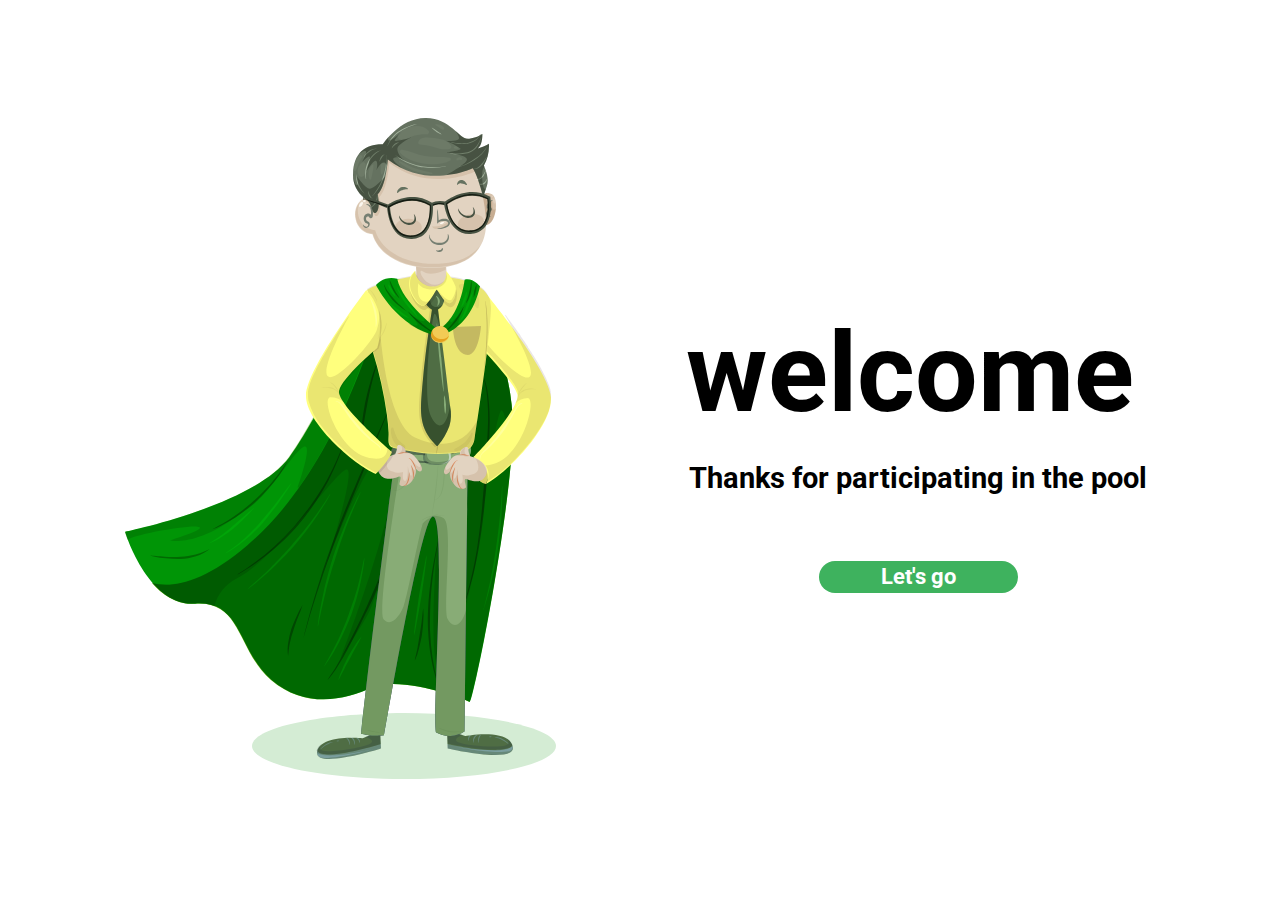
<file: pag1.html>
<!DOCTYPE html>

<html lang="en">
    <head>
        <meta charset="UTF-8">
        <meta name="viewport" content="width=device-width, initial-scale=1.0">
        <title>Tela 1 PB</title>
        <link rel="stylesheet" type="text/css" href="reset.css"> 
        <link rel="stylesheet" type="text/css" href="/css/styles-pag1.css">   
        <link rel="preconnect" href="https://fonts.googleapis.com">
<link rel="preconnect" href="https://fonts.gstatic.com" crossorigin>
<link href="https://fonts.googleapis.com/css2?family=Roboto:ital,wght@0,100;0,300;0,400;0,500;0,700;0,900;1,100;1,300;1,400;1,500;1,700;1,900&display=swap" rel="stylesheet"> 
    </head>
    <body>
        <main class="main">
            <div>
                <img class="img" src="/images/screens/tela1.svg" alt="personagem1"/>
            </div>

            <section>
                <h1 class="h1">welcome</h1>
                <p class="subtitle">Thanks for participating in the pool</p>
                <div class="areaBotao"><a href="pag2.html" class="button">Let's go</a></div>    
            </section>
        </main>      
        <script src="/js/tela1.js"></script>
    </body>
</html>
</file>
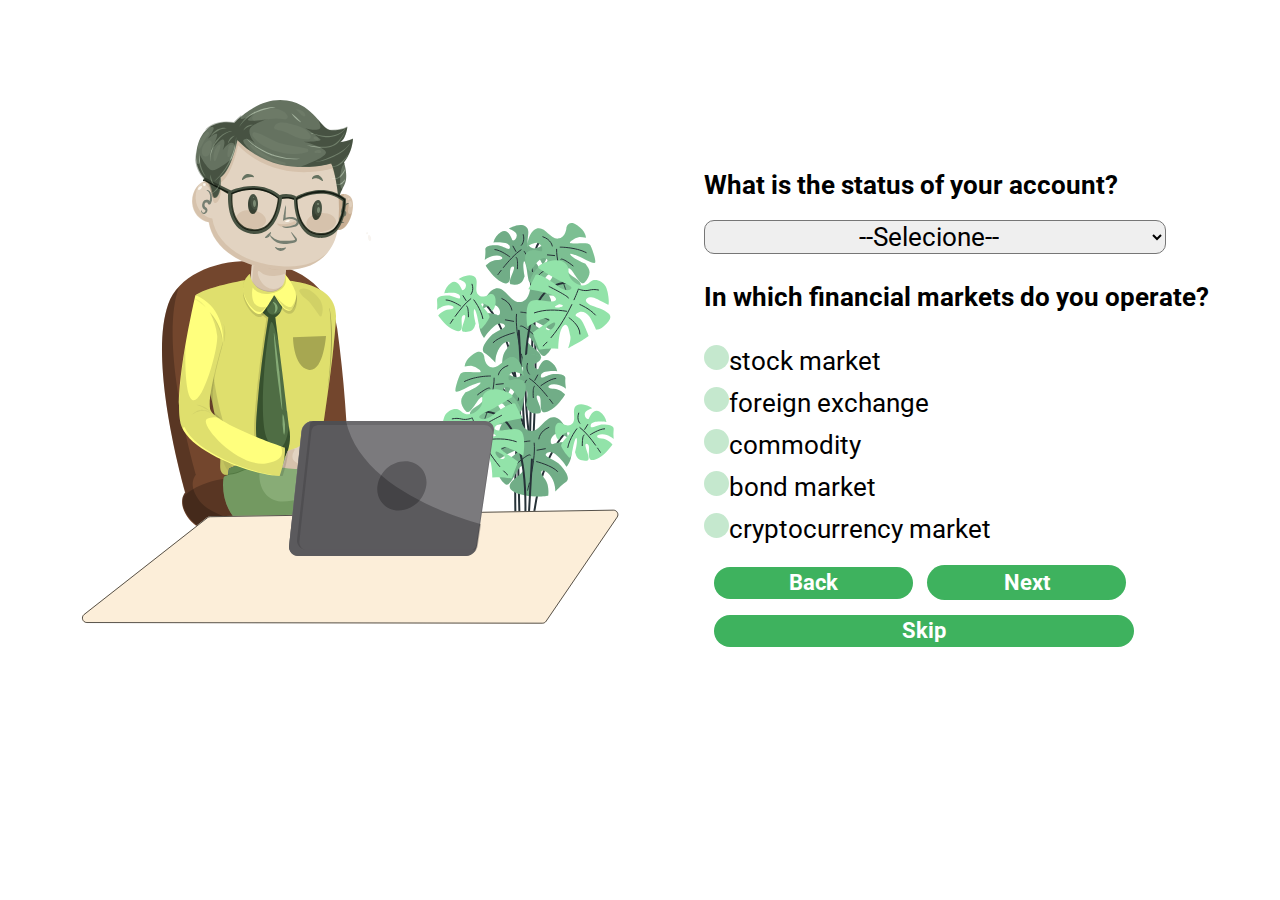
<file: pag3.html>
<!DOCTYPE html>

<html lang="en">
    <head>
        <meta charset="UTF-8">
        <meta name="viewport" content="width=device-width, initial-scale=1.0">
        <title>Tela 3 PB</title>
        <link rel="stylesheet" type="text/css" href="reset.css">
        <link rel="stylesheet" type="text/css" href="/css/styles-pag3.css">   
        <link rel="preconnect" href="https://fonts.googleapis.com">
<link rel="preconnect" href="https://fonts.gstatic.com" crossorigin>
<link href="https://fonts.googleapis.com/css2?family=Roboto:ital,wght@0,100;0,300;0,400;0,500;0,700;0,900;1,100;1,300;1,400;1,500;1,700;1,900&display=swap" rel="stylesheet"> 
    </head>
    <body>
        <main class="main">
            <section>
                <img class="img" src="/images/screens/tela3.svg" alt="personagem2"/>
            </section>
            
            <section>
            <h1 class="h1">What is the status of your account?</h1> 
            <form id="formulario">    
                <select name="opcoes" class="lista" required>
                    <option value="">--Selecione--</option>
                    <option value="texto1">Text 1</option>
                    <option value="texto2">Text 2</option>
                    <option value="texto3">Text 3</option>
                </select>

                <p class="subtitle">In which financial markets do you operate?</p>
                
                <label class="labelMarket">
                    <input id="inputMarket" type="radio" name="market" value="" required>
                    <div class="radioImg"></div>
                    <label>stock market</label><br>
                </label> 
            
                <label  class="labelMarket">
                    <input id="inputMarket" type="radio" name="market" value="">
                    <div class="radioImg"></div>
                    <label>foreign exchange</label><br>
                </label> 

                <label  class="labelMarket">
                    <input id="inputMarket" type="radio" name="market" value="">
                    <div class="radioImg"></div>
                    <label>commodity</label><br>
                </label> 

                <label  class="labelMarket">
                    <input id="inputMarket" type="radio" name="market" value="">
                    <div class="radioImg"></div>
                    <label>bond market</label><br>
                </label> 

                <label  class="labelMarket">
                    <input id="inputMarket" type="radio" name="market" value=""> 
                    <div class="radioImg"></div>
                    <label>cryptocurrency market</label><br>
                </label> 

                <div class="areaBotao"><a href="pag2.html" class="button">Back</a></div> 
                <input type="submit" id="botaoNext" value="Next" class="button areaBotao"><br>
                <div class="areaBotao"><a href="pag4.html" class="button buttonSkip">Skip</a></div>
                 
            </form>
            </section>            
        </main>      
        <script src="/js/tela3.js"></script>
    </body>
</html>
</file>
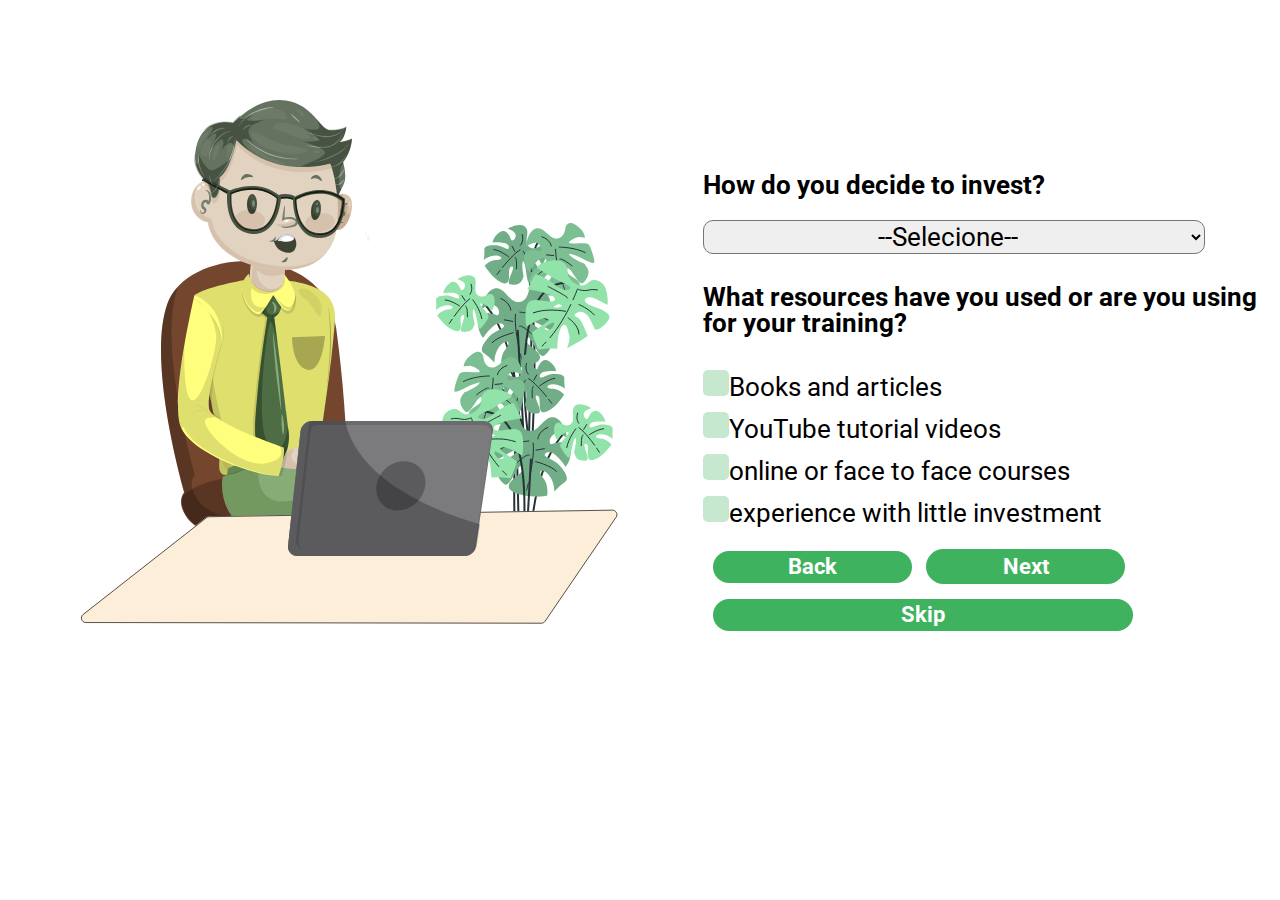
<file: pag4.html>
<!DOCTYPE html>

<html lang="en">
    <head>
        <meta charset="UTF-8">
        <meta name="viewport" content="width=device-width, initial-scale=1.0">
        <title>Tela 4 PB</title>
        <link rel="stylesheet" type="text/css" href="reset.css">
        <link rel="stylesheet" type="text/css" href="/css/styles-pag4.css">   
        <link rel="preconnect" href="https://fonts.googleapis.com">
<link rel="preconnect" href="https://fonts.gstatic.com" crossorigin>
<link href="https://fonts.googleapis.com/css2?family=Roboto:ital,wght@0,100;0,300;0,400;0,500;0,700;0,900;1,100;1,300;1,400;1,500;1,700;1,900&display=swap" rel="stylesheet"> 
    </head>
    <body>
        <main class="main">
            <section>
                <img class="img" src="/images/screens/tela4.svg" alt="personagem2"/>
            </section>
            
            <section>
            <h1 class="h1">How do you decide to invest?</h1>
            <form id="formulario">    
                <select name="opcoes" class="lista" required>
                    <option value="">--Selecione--</option>
                    <option value="texto1">Text 1</option>
                    <option value="texto2">Text 2</option>
                    <option value="texto3">Text 3</option>
                </select>

                <p class="subtitle">What resources have you used or are you using for your training?</p>
                
                <label class="labelMarket">
                    <input id="inputMarket" type="checkbox" name="books" value="" required>
                    <div class="boxImg"></div>
                    <label>Books and articles</label><br>
                </label> 
            
                <label  class="labelMarket">
                    <input id="inputMarket" type="checkbox" name="youtube" value="">
                    <div class="boxImg"></div>
                    <label>YouTube tutorial videos</label><br>
                </label> 

                <label  class="labelMarket">
                    <input id="inputMarket" type="checkbox" name="courses" value="">
                    <div class="boxImg"></div>
                    <label>online or face to face courses</label><br>
                </label> 

                <label  class="labelMarket">
                    <input id="inputMarket" type="checkbox" name="experience" value="">
                    <div class="boxImg"></div>
                    <label>experience with little investment</label><br>
                </label> 

                <div class="areaBotao"><a href="pag3.html" class="button">Back</a></div> 
                <input type="submit" id="botaoNext" value="Next" class="button areaBotao"><br>
                <div class="areaBotao"><a href="pag5.html" class="button buttonSkip">Skip</a></div>
                 
            </form>
            </section>            
        </main>      
        <script src="/js/tela4.js"></script>
    </body>
</html>
</file>
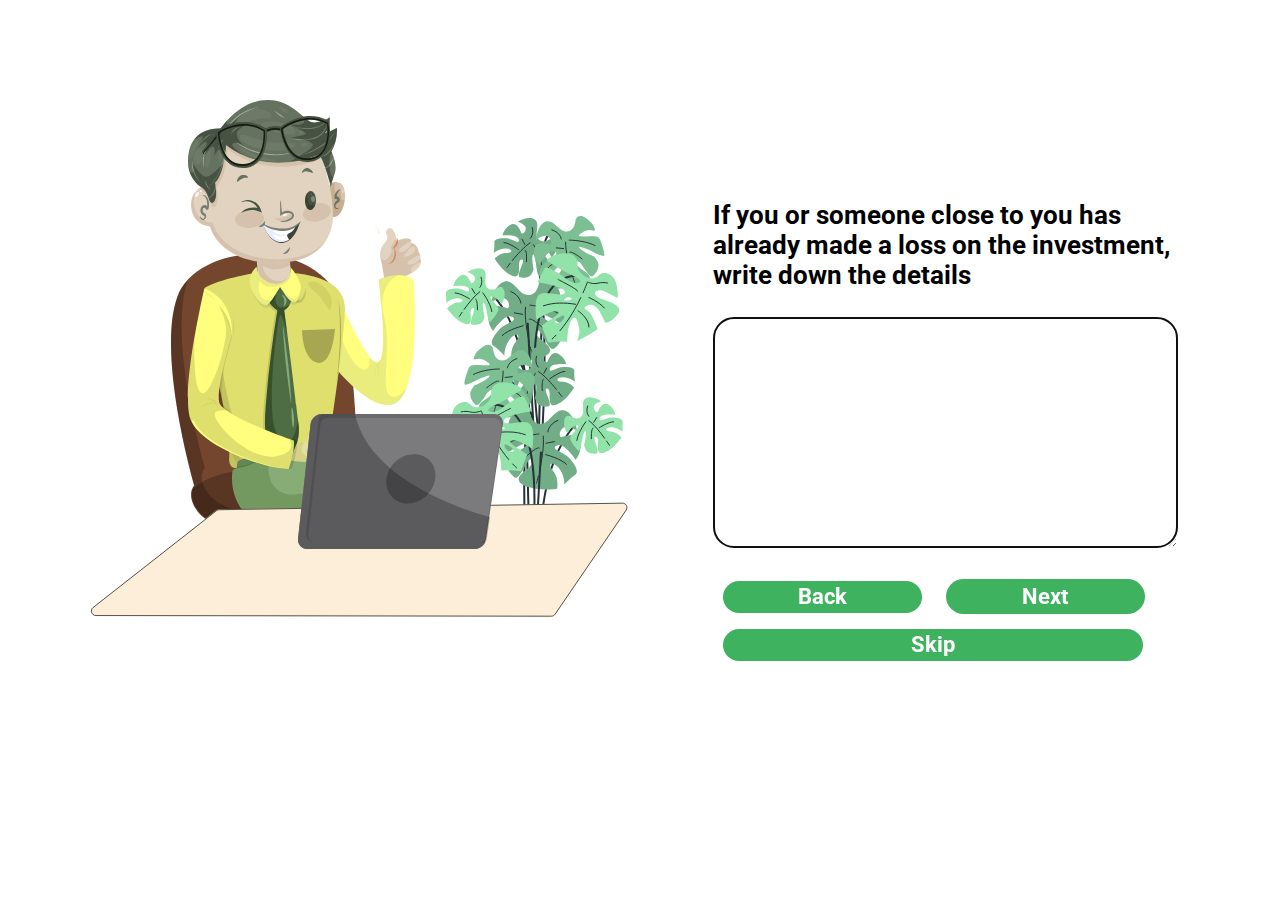
<file: pag5.html>
<!DOCTYPE html>

<html lang="en">
    <head>
        <meta charset="UTF-8">
        <meta name="viewport" content="width=device-width, initial-scale=1.0">
        <title>Tela 5 PB</title>
        <link rel="stylesheet" type="text/css" href="reset.css">
        <link rel="stylesheet" type="text/css" href="/css/styles-pag5.css">   
        <link rel="preconnect" href="https://fonts.googleapis.com">
<link rel="preconnect" href="https://fonts.gstatic.com" crossorigin>
<link href="https://fonts.googleapis.com/css2?family=Roboto:ital,wght@0,100;0,300;0,400;0,500;0,700;0,900;1,100;1,300;1,400;1,500;1,700;1,900&display=swap" rel="stylesheet"> 
    </head>
    <body>
        <main class="main">
            <section>
                <img class="img" src="/images/screens/tela5.svg" alt="personagem2"/>
            </section>

            <section>
                <h1 class="h1">If you or someone close to you has already made a loss on the investment, write down the details</h1><br>
                <form action="pag6.html">
                <textarea maxlength="130" autofocus class="texto" name="Texto" required></textarea><br>
                <div class="areaBotao"><a href="pag4.html" class="button">Back</a></div> 
                <div class="areaBotao"><button class="button" type="submit">Next</button></div><br> 
                <div class="areaBotao"><a href="pag6.html" class="button buttonSkip">Skip</a></div>
                 
                
                </form>
            </section>     
        </main>   
        <script src="/js/tela5.js"></script>
    </body>
</html>
</file>
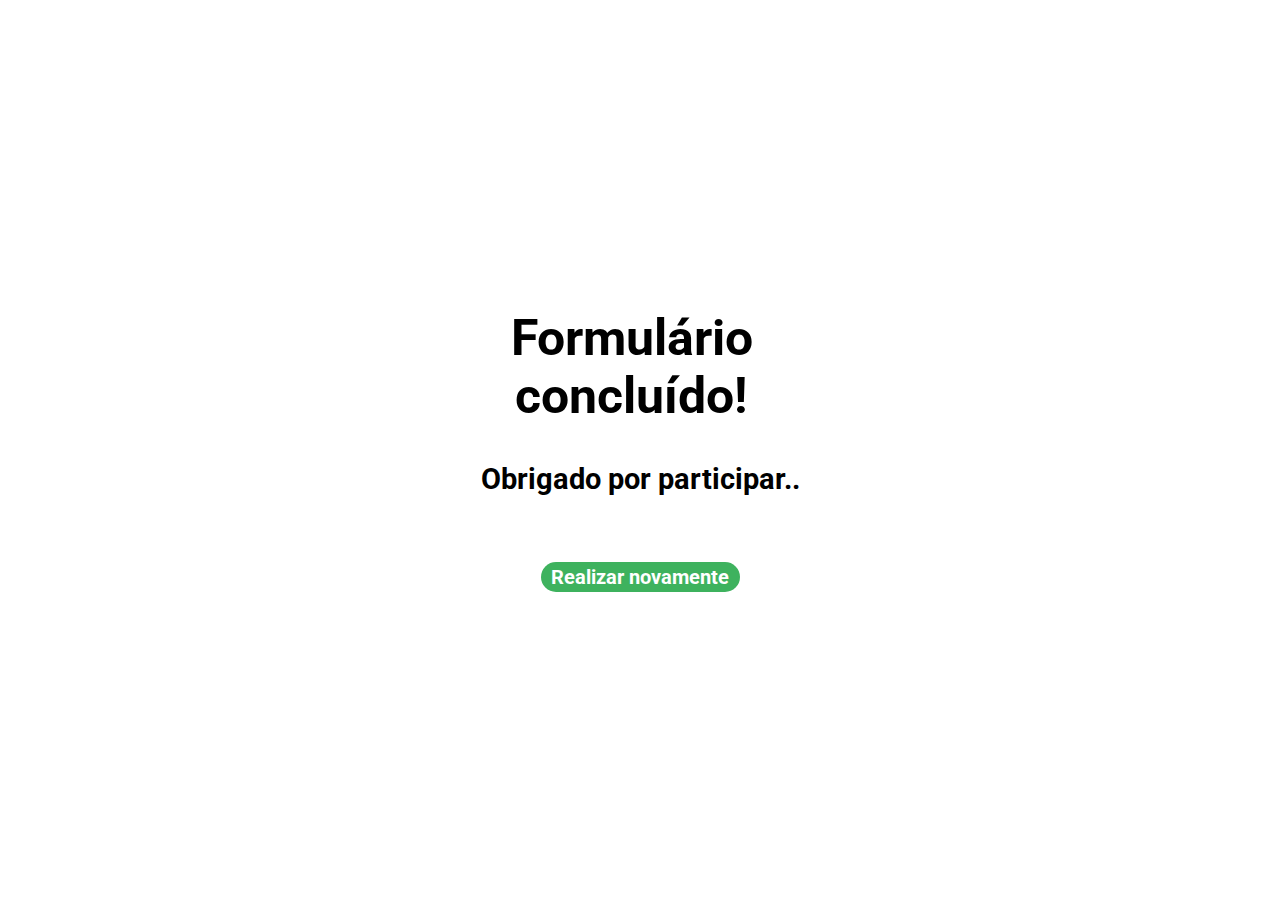
<file: pag7.html>
<!DOCTYPE html>

<html lang="en">
    <head>
        <meta charset="UTF-8">
        <meta name="viewport" content="width=device-width, initial-scale=1.0">
        <title>Final PB</title>
        <link rel="stylesheet" type="text/css" href="reset.css"> 
        <link rel="stylesheet" type="text/css" href="/css/styles-pag7.css">   
        <link rel="preconnect" href="https://fonts.googleapis.com">
<link rel="preconnect" href="https://fonts.gstatic.com" crossorigin>
<link href="https://fonts.googleapis.com/css2?family=Roboto:ital,wght@0,100;0,300;0,400;0,500;0,700;0,900;1,100;1,300;1,400;1,500;1,700;1,900&display=swap" rel="stylesheet"> 
    </head>
    <body>
        <main class="main">

            <section>
                <h1 class="h1">Formulário concluído!</h1>
                <p class="subtitle">Obrigado por participar.. </p>
                <div class="areaBotao"><a href="pag1.html" class="button">Realizar novamente</a></div>    
            </section>
        </main>      
    </body>
</html>
</file>
<file: css/styles-pag1.css>
* {
    text-decoration: none;
    font-family: 'Roboto';
}   

.h1 {
    color: #000;
    text-align: center;
    font-family: Roboto;
    font-size: 111px;
    font-style: normal;
    font-weight: 700;
    line-height: normal;
    width: 456px;
    height: 106px;
}

.img {
    width: 431px;
    height: 661px;
}

.main { 
    display: flex;
    justify-content: space-evenly; 
    align-items: center;
    width: 100dvw;
    height: 100dvh;
}

.subtitle {
    font-size: 29px;
    width: 473px;
    height: 47px;
    font-weight: 700;
    text-align: center;
    margin-bottom: 50px;
    margin-top: 50px;
}

.button {
    background-color: #3EB25E;
    color: #fff;
    border-radius: 35px;
    border: none;
    width: 199px;
    padding: 5px 0px;
    font-weight: 700;
    font-size: 22px;
    display: flex;
    justify-content: center;
}

.button:hover {
    background-color: #FFFF7D;
    color:#000000;     
}

.areaBotao {
    display: flex;
    justify-content: center;    
}

@media (max-width: 480px) {  
    .main { 
        display: flex;
        flex-direction: column;
        justify-content: center;
        align-items: center;
        gap: 0px;
    }
    .h1 {
        font-size: 53px;
        margin-top: 0px;
    }
    .subtitle {
        font-size: 24px;
    }
    .img {
        width: 271px;
        height: 416px;;      
    }
}
</file>
<file: css/styles-pag3.css>
* {
    text-decoration: none;
    font-family: 'Roboto';
}

.h1 {
    color: #000;
    text-align: start;
    font-family: Roboto;
    font-size: 26px;
    font-style: normal;
    font-weight: 700;   
    line-height: normal;
    width: 473px;
    height: 50px;
    margin-top: 70px;
}

.img {
    display: flex;  
    justify-content: space-around;
    
}

.main { 
    display: flex;
    justify-content: center; 
    gap: 80px;
    margin-top: 100px;
}

.subtitle {
    font-size: 26px;
    font-weight: 700;
    text-align: start;
    margin-bottom: 30px;
    margin-top: 30px;
}

.button {
    background-color: #3EB25E;
    color: #fff;
    border-radius: 35px;
    border: none;
    width: 199px;
    padding: 5px 0px;
    font-weight: 700;
    font-size: 22px;
    display: flex;
    justify-content: center;
    margin-top: 15px;
}

.button:hover {
    background-color: #FFFF7D;
    color:#000000;     
}

.areaBotao {
    display: inline-flex;
    padding-inline: 10px;   
    justify-content: center;
}

.buttonSkip{
    width: 420px;   
}

.buttonSkip:hover {
    background-color: #FFFF7D;
    color:#000000;     
}

.lista {
    padding-inline: 150px;
    border-radius: 10px;
    font-size: 26px;
    text-align-last: center;
}

label{
    color: #000;
    font-size: 26px;
    font-style: normal;
    font-weight: 400;
    line-height: 42px;
}

.labelMarket{
    display: flex;  
}

input[type= "radio"]{
    display: none;  
}

input[type= "radio"]:checked + .radioImg::before{
    content: url("/images/radioverdeescuro.svg");  
}

#inputMarketImg{
    cursor: pointer;
}

.radioImg::before {
    content: url("/images/radioverde.svg");
}


@media (max-width: 480px) {  
    .main { 
        display: flex;
        flex-direction: column;
        justify-content: center;
        align-items: center;
        gap: 0px;
    }
    .h1 {
        display: flex;
        font-size: 16px;
        margin-top: 10px;
        flex-direction: column;
        align-items: center;
    }
    .subtitle {
        font-size: 16px;
        width: 326px;
        height: 26px;
        padding-left: 70px;
        margin-bottom: 0px;
        margin-top: 10px;
    }
    
    .img {
        width: 360px;
        height: 344px;;      
    }    
    
}
</file>
<file: css/styles-pag4.css>
* {
    text-decoration: none;
    font-family: 'Roboto';
}

.h1 {
    color: #000;
    text-align: start;
    font-family: Roboto;
    font-size: 26px;
    font-style: normal;
    font-weight: 700;   
    line-height: normal;
    width: 473px;
    height: 50px;
    margin-top: 70px;
}

.img {
    display: flex;  
    justify-content: space-around;
    
}

.main { 
    display: flex;
    justify-content: center; 
    gap: 80px;
    margin-top: 100px;
    padding-left: 70px;
}

.subtitle {
    font-size: 26px;
    font-weight: 700;
    text-align: start;
    margin-bottom: 30px;
    margin-top: 30px;
}

.button {
    background-color: #3EB25E;
    color: #fff;
    border-radius: 35px;
    border: none;
    width: 199px;
    padding: 5px 0px;
    font-weight: 700;
    font-size: 22px;
    display: flex;
    justify-content: center;
    margin-top: 15px;
}

.button:hover {
    background-color: #FFFF7D;
    color:#000000;     
}

.areaBotao {
    display: inline-flex;
    padding-inline: 10px;   
    justify-content: center;
}

.buttonSkip{
    width: 420px;   
}

.buttonSkip:hover {
    background-color: #FFFF7D;
    color:#000000;     
}

.lista {
    padding-inline: 170px;
    border-radius: 10px;
    font-size: 26px;
    text-align-last: center;
}

label{
    color: #000;
    font-size: 26px;
    font-style: normal;
    font-weight: 400;
    line-height: 42px;
}

.labelMarket{
    display: flex;  
}

input[type= "checkbox"]{
    display: none;  
}

input[type= "checkbox"]:checked + .boxImg::before{
    content: url("/images/boxverdeescuro.svg");  
}

#inputMarketImg{
    cursor: pointer;
}

.boxImg::before {
    content: url("/images/boxverde.svg");
}

@media (max-width: 480px) {  
    .main { 
        display: flex;
        flex-direction: column;
        justify-content: center;
        align-items: center;
        gap: 0px;
    }
    .h1 {
        display: flex;
        font-size: 16px;
        margin-top: 10px;
        flex-direction: column;
        align-items: center;
    }
    .subtitle {
        font-size: 16px;
        width: 326px;
        height: 26px;
        padding-left: 70px;
        margin-bottom: 0px;
        margin-top: 10px;
    }
    
    .img {
        width: 360px;
        height: 340px;;      
    }
}
</file>
<file: css/styles-pag5.css>
* {
    text-decoration: none;
    font-family: 'Roboto';
}

.h1 {
    color: #000;
    text-align: start;
    font-family: Roboto;
    font-size: 26px;
    font-style: normal;
    font-weight: 700;
    line-height: normal;
    width: 473px;
    height: 101px;
    margin-top: 100px;
}

.img {
    display: flex;
    justify-content: space-around;
    
}

.main { 
    display: flex;
    justify-content: center; 
    gap: 80px;
    margin-top: 100px;
    margin-right: 15px;
}

.button {
    background-color: #3EB25E;
    color: #fff;
    border-radius: 35px;
    border: none;
    width: 199px;
    padding: 5px 0px;
    font-weight: 700;
    font-size: 22px;
    display: flex;
    justify-content: center;
    margin-top: 15px;   
}

.button:hover {
    background-color: #FFFF7D;
    color:#000000;     
}

.areaBotao {
    display: inline-flex;
    padding-inline: 10px;   
}


.buttonSkip{
    width: 420px;   
}

.buttonSkip:hover {
    background-color: #FFFF7D;
    color:#000000;     
}

.texto{
    display: flex;
    width: 459px;
    height: 225px;
    border-radius: 20px;
    border: 1px solid rgba(0, 0, 0, 0.25);
}

@media (max-width: 480px) {  
    .main { 
        display: flex;
        flex-direction: column;
        justify-content: center;
        align-items: center;
        gap: 0px;
    }
    .h1 {
        display: flex;
        font-size: 16px;
        margin-top: 10px;
        flex-direction: column;
        align-items: center;
    }
    .subtitle {
        font-size: 16px;
        width: 326px;
        height: 26px;
        padding-left: 70px;
        margin-bottom: 0px;
        margin-top: 10px;
    }
    
    .img {
        width: 360px;
        height: 340px;;      
    }    
    .texto{
        display: flex;
        width: 278px;
        height: 131px;
        border-radius: 20px;
        border: 1px solid rgba(0, 0, 0, 0.25);
        
    }

}
</file>
<file: css/styles-pag7.css>
* {
    text-decoration: none;
    font-family: 'Roboto';
}   

.h1 {
    color: #000;
    text-align: center;
    font-family: Roboto;
    font-size: 50px;
    font-style: normal;
    font-weight: 700;
    line-height: normal;
    width: 456px;
    height: 106px;
}

.main { 
    display: flex;
    justify-content: space-evenly; 
    align-items: center;
    width: 100dvw;
    height: 100dvh;
}

.subtitle {
    font-size: 29px;
    width: 473px;
    height: 47px;
    font-weight: 700;
    text-align: center;
    margin-bottom: 50px;
    margin-top: 50px;
}

.button {
    background-color: #3EB25E;
    color: #fff;
    border-radius: 35px;
    border: none;
    width: 199px;
    padding: 5px 0px;
    font-weight: 700;
    font-size: 20px;
    display: flex;
    justify-content: center;
}

.button:hover {
    background-color: #FFFF7D;
    color:#000000;     
}

.areaBotao {
    display: flex;
    justify-content: center;    
}
</file>
